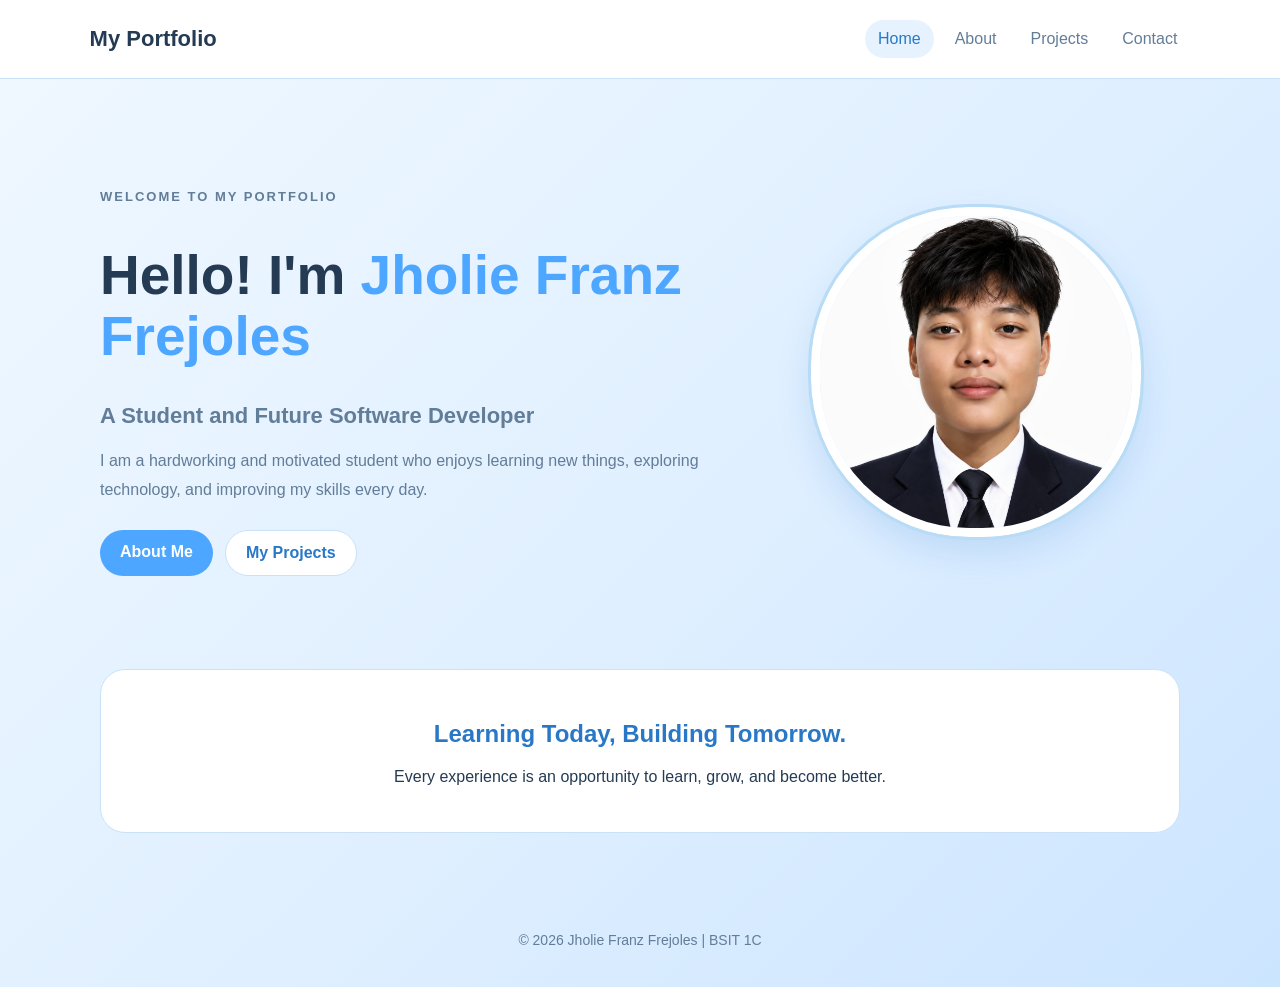
<file: index.html>
<!DOCTYPE html>
<html lang="en">
<head>
    <meta charset="UTF-8">
    <meta name="viewport" content="width=device-width, initial-scale=1.0">
    <title>Franz Portfolio</title>
    <link rel="stylesheet" href="style.css">
</head>
<body>

<header>
    <a href="index.html" class="logo">My Portfolio</a>

    <nav>
        <a class="active" href="index.html">Home</a>
        <a href="about.html">About</a>
        <a href="projects.html">Projects</a>
        <a href="contact.html">Contact</a>
    </nav>
</header>

<main class="hero">
    <div class="hero-text">
        <p class="eyebrow">WELCOME TO MY PORTFOLIO</p>

        <h1>Hello! I'm <span>Jholie Franz Frejoles</span></h1>

        <h2>A Student and Future Software Developer</h2>

        <p>
            I am a hardworking and motivated student who enjoys
            learning new things, exploring technology, and
            improving my skills every day.
        </p>

        <div class="buttons">
            <a href="about.html" class="btn">About Me</a>
            <a href="projects.html" class="btn light">My Projects</a>
        </div>
    </div>

    <div class="hero-image">
        <img src="Picture.jpg">

    </div>
</main>

<section class="welcome-card">
    <h2>Learning Today, Building Tomorrow.</h2>
    <p>
        Every experience is an opportunity to learn,
        grow, and become better.
    </p>
</section>

<footer>
    <p>© 2026 Jholie Franz Frejoles | BSIT 1C</p>
</footer>

</body>
</html>
</file>
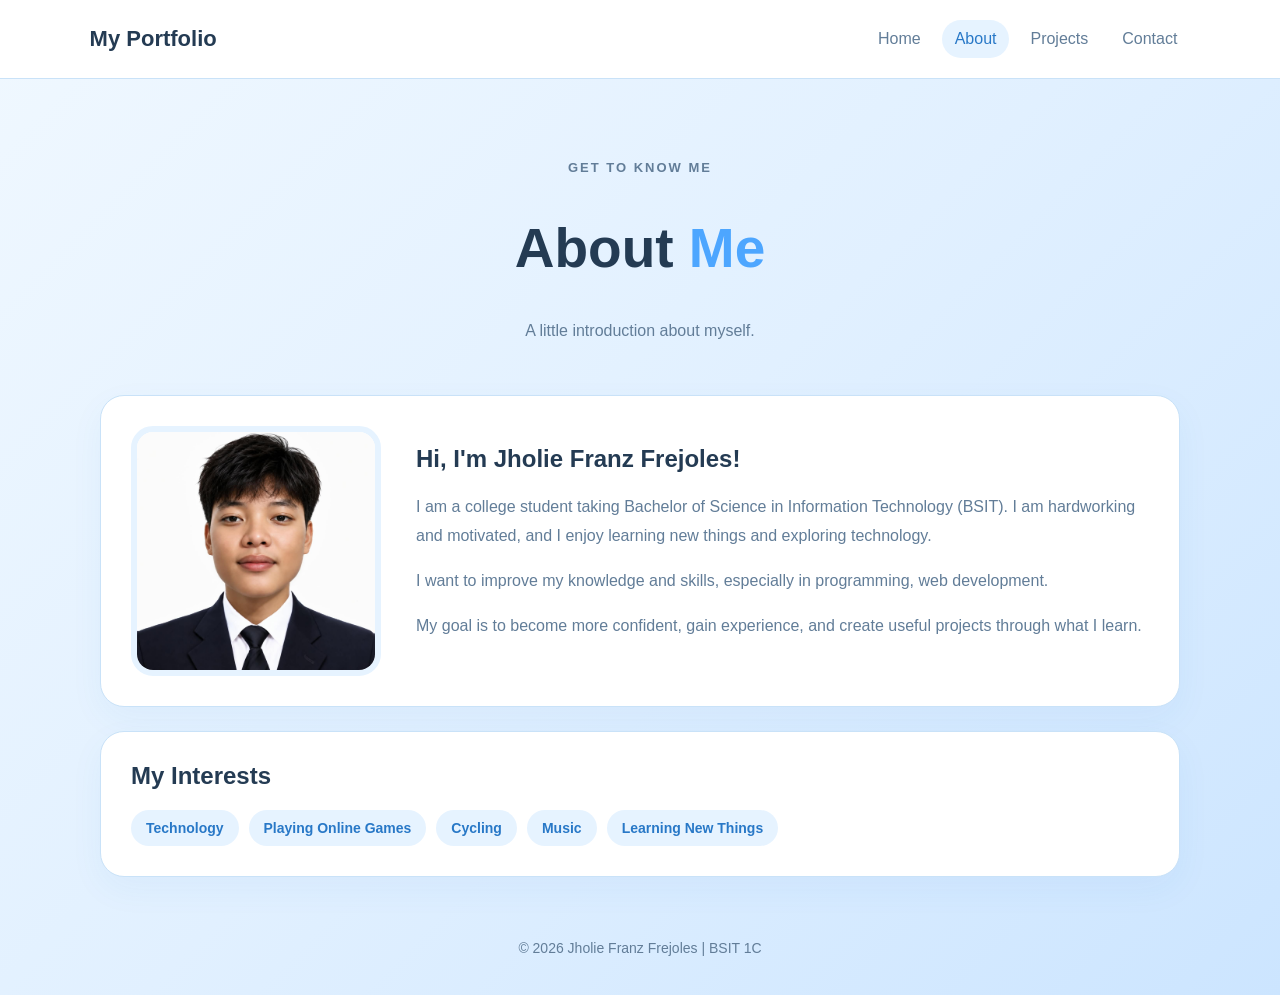
<file: about.html>
<!DOCTYPE html>
<html lang="en">
<head>
    <meta charset="UTF-8">
    <meta name="viewport" content="width=device-width, initial-scale=1.0">
    <title>Franz Portfolio</title>
    <link rel="stylesheet" href="style.css">
</head>
<body>

<header>
    <a href="index.html" class="logo">My Portfolio</a>

    <nav>
        <a href="index.html">Home</a>
        <a class="active" href="about.html">About</a>
        <a href="projects.html">Projects</a>
        <a href="contact.html">Contact</a>
    </nav>
</header>

<main class="container">

    <div class="page-heading">
        <p class="eyebrow">GET TO KNOW ME</p>
        <h1>About <span>Me</span></h1>
        <p>A little introduction about myself.</p>
    </div>

    <section class="content-card about-grid">

        <img src="Picture.jpg"
             class="about-photo">

        <div>
            <h2>Hi, I'm Jholie Franz Frejoles!</h2>

            <p>
                I am a college student taking Bachelor of
                Science in Information Technology (BSIT).
                I am hardworking and motivated, and I enjoy
                learning new things and exploring technology.
            </p>

            <p>
                I want to improve my knowledge and skills,
                especially in programming, web development.
            </p>

            <p>
                My goal is to become more confident,
                gain experience, and create useful projects
                through what I learn.
            </p>
        </div>

    </section>

    <section class="content-card">
        <h2>My Interests</h2>

        <div class="tags">
            <span>Technology</span>
            <span>Playing Online Games</span>
            <span>Cycling</span>
            <span>Music</span>
            <span>Learning New Things</span>
        </div>
    </section>

</main>

<footer>
    <p>© 2026 Jholie Franz Frejoles | BSIT 1C</p>
</footer>

</body>
</html>
</file>
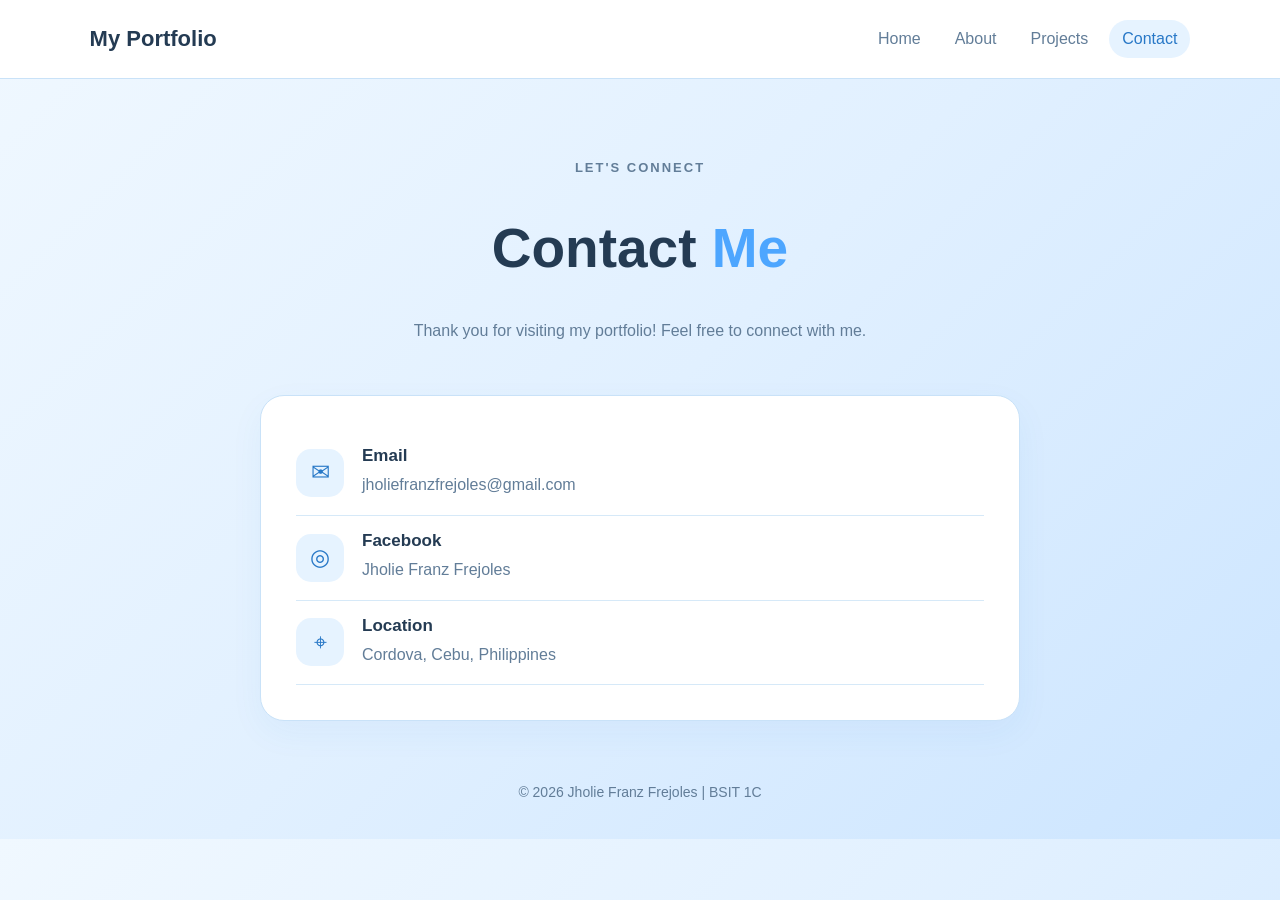
<file: contact.html>
<!DOCTYPE html>
<html lang="en">
<head>
    <meta charset="UTF-8">
    <meta name="viewport" content="width=device-width, initial-scale=1.0">
    <title>Franz Portfolio</title>
    <link rel="stylesheet" href="style.css">
</head>
<body>

<header>
    <a href="index.html" class="logo">My Portfolio</a>

    <nav>
        <a href="index.html">Home</a>
        <a href="about.html">About</a>
        <a href="projects.html">Projects</a>
        <a class="active" href="contact.html">Contact</a>
    </nav>
</header>

<main class="container contact-main">

    <div class="page-heading">
        <p class="eyebrow">LET'S CONNECT</p>
        <h1>Contact <span>Me</span></h1>
        <p>
            Thank you for visiting my portfolio!
            Feel free to connect with me.
        </p>
    </div>

    <section class="content-card contact-card">

        <div class="contact-item">
            <span>✉</span>
            <div>
                <h2>Email</h2>
                <p>jholiefranzfrejoles@gmail.com</p>
            </div>
        </div>

        <div class="contact-item">
            <span>◎</span>
            <div>
                <h2>Facebook</h2>
                <p>Jholie Franz Frejoles</p>
            </div>
        </div>

        <div class="contact-item">
            <span>⌖</span>
            <div>
                <h2>Location</h2>
                <p>Cordova, Cebu, Philippines</p>
            </div>
        </div>

    </section>

</main>

<footer>
    <p>© 2026 Jholie Franz Frejoles | BSIT 1C</p>
</footer>

</body>
</html>
</file>
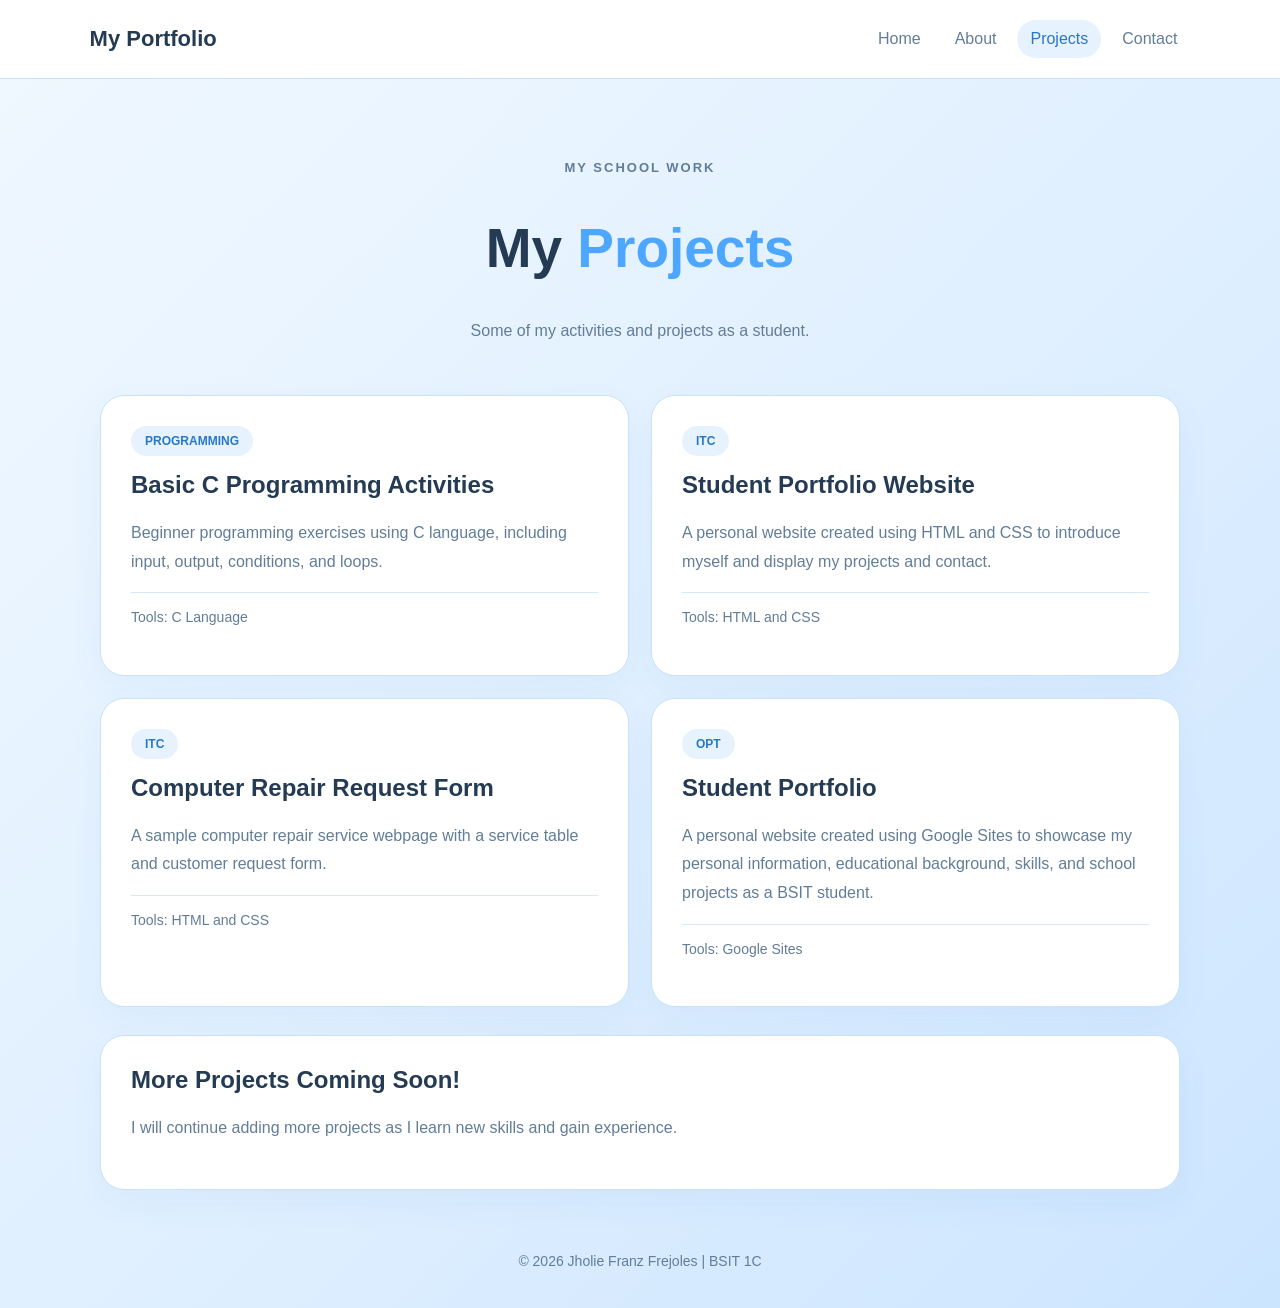
<file: projects.html>
<!DOCTYPE html>
<html lang="en">
<head>
    <meta charset="UTF-8">
    <meta name="viewport" content="width=device-width, initial-scale=1.0">
    <title>Franz Portfolio</title>
    <link rel="stylesheet" href="style.css">
</head>
<body>

<header>
    <a href="index.html" class="logo">My Portfolio</a>

    <nav>
        <a href="index.html">Home</a>
        <a href="about.html">About</a>
        <a class="active" href="projects.html">Projects</a>
        <a href="contact.html">Contact</a>
    </nav>
</header>

<main class="container">

    <div class="page-heading">
        <p class="eyebrow">MY SCHOOL WORK</p>
        <h1>My <span>Projects</span></h1>
        <p>Some of my activities and projects as a student.</p>
    </div>

    <section class="cards-grid">

        <div class="content-card">
            <span class="project-label">PROGRAMMING</span>
            <h2>Basic C Programming Activities</h2>
            <p>
                Beginner programming exercises using
                C language, including input, output,
                conditions, and loops.
            </p>
            <p class="project-meta">Tools: C Language</p>
        </div>

        <div class="content-card">
            <span class="project-label">ITC</span>
            <h2>Student Portfolio Website</h2>
            <p>
                A personal website created using HTML
                and CSS to introduce myself and display
                my projects and contact.
            </p>
            <p class="project-meta">Tools: HTML and CSS</p>
        </div>

        <div class="content-card">
            <span class="project-label">ITC</span>
            <h2>Computer Repair Request Form</h2>
            <p>
                A sample computer repair service
                webpage with a service table and
                customer request form.
            </p>
            <p class="project-meta">Tools: HTML and CSS</p>
        </div>

        <div class="content-card">
            <span class="project-label">OPT</span>
            <h2>Student Portfolio</h2>
            <p>
                A personal website created using Google Sites to showcase my
    personal information, educational background, skills, and
    school projects as a BSIT student.
            </p> 
            <p class="project-meta">Tools: Google Sites</p>
               </div>

    </section>

    <section class="content-card">
        <h2>More Projects Coming Soon!</h2>
        <p>
            I will continue adding more projects
            as I learn new skills and gain experience.
        </p>
    </section>

</main>

<footer>
    <p>© 2026 Jholie Franz Frejoles | BSIT 1C</p>
</footer>

</body>
</html>
</file>
<file: style.css>
/* GENERAL DESIGN */
:root {
    --blue: #4da6ff;
    --dark-blue: #2878c7;
    --light-blue: #e6f3ff;
    --text: #243b53;
    --gray: #627d98;
}

* {
    box-sizing: border-box;
}

body {
    margin: 0;
    font-family: Arial, sans-serif;
    color: var(--text);
    background: linear-gradient(
        135deg,
        #f0f8ff,
        #e1f0ff,
        #cce5ff
    );
}

/* HEADER AND NAVIGATION */
header {
    display: flex;
    justify-content: space-between;
    align-items: center;
    flex-wrap: wrap;
    padding: 20px 7%;
    background: white;
    border-bottom: 1px solid #c9e2f8;
    position: sticky;
    top: 0;
    z-index: 10;
}

.logo {
    text-decoration: none;
    color: var(--text);
    font-size: 22px;
    font-weight: bold;
}

.logo:hover {
    color: var(--blue);
}

nav {
    display: flex;
    flex-wrap: wrap;
    gap: 8px;
}

nav a {
    text-decoration: none;
    color: var(--gray);
    padding: 10px 13px;
    border-radius: 20px;
    transition: 0.3s;
}

nav a:hover,
nav a.active {
    background: var(--light-blue);
    color: var(--dark-blue);
}

/* HOME PAGE */
.hero {
    width: 86%;
    max-width: 1080px;
    min-height: 590px;
    margin: auto;
    display: grid;
    grid-template-columns: 1.2fr 0.8fr;
    align-items: center;
    gap: 60px;
    padding: 50px 0;
}

.eyebrow {
    color: var(--dark-blue);
    font-size: 13px;
    font-weight: bold;
    letter-spacing: 2px;
}

.hero h1 {
    font-size: 55px;
    line-height: 1.1;
}

.hero h1 span,
.page-heading h1 span {
    color: var(--blue);
}

.hero h2 {
    color: var(--gray);
    font-size: 22px;
}

.hero p {
    color: var(--gray);
    line-height: 1.8;
}

.hero-image {
    text-align: center;
}

.hero-image img {
    width: 100%;
    max-width: 330px;
    aspect-ratio: 1;
    object-fit: cover;
    border-radius: 48%;
    border: 9px solid white;
    outline: 3px solid #b8dcf5;
    box-shadow: 0 15px 35px #2878c729;
}

.hero-image p {
    color: var(--dark-blue);
}

/* BUTTONS */
.buttons {
    display: flex;
    flex-wrap: wrap;
    gap: 12px;
    margin-top: 25px;
}

.btn {
    display: inline-block;
    padding: 13px 20px;
    background: var(--blue);
    color: white;
    text-decoration: none;
    border-radius: 25px;
    font-weight: bold;
    transition: 0.3s;
}

.btn:hover {
    background: var(--dark-blue);
    transform: translateY(-3px);
}

.btn.light {
    background: white;
    color: var(--dark-blue);
    border: 1px solid #c9e2f8;
}

/* WELCOME CARD */
.welcome-card {
    width: 86%;
    max-width: 1080px;
    margin: 0 auto 60px;
    padding: 30px;
    text-align: center;
    background: white;
    border: 1px solid #c9e2f8;
    border-radius: 25px;
}

.welcome-card h2 {
    color: var(--dark-blue);
}

/* OTHER PAGES */
.container {
    width: 86%;
    max-width: 1080px;
    margin: auto;
}

.page-heading {
    text-align: center;
    padding: 65px 0 35px;
}

.page-heading h1 {
    font-size: 55px;
}

.page-heading p {
    color: var(--gray);
    line-height: 1.7;
}

/* CONTENT CARDS */
.content-card {
    background: white;
    border: 1px solid #c9e2f8;
    border-radius: 24px;
    padding: 30px;
    margin-bottom: 24px;
    box-shadow: 0 12px 35px #2878c70d;
}

.content-card h2 {
    margin-top: 0;
}

.content-card p {
    color: var(--gray);
    line-height: 1.8;
}

/* ABOUT PAGE */
.about-grid {
    display: grid;
    grid-template-columns: 250px 1fr;
    gap: 35px;
    align-items: center;
}

.about-photo {
    width: 100%;
    aspect-ratio: 1;
    object-fit: cover;
    border-radius: 22px;
    border: 6px solid var(--light-blue);
}

/* INTEREST TAGS */
.tags {
    display: flex;
    flex-wrap: wrap;
    gap: 10px;
}

.tags span {
    background: var(--light-blue);
    color: var(--dark-blue);
    padding: 10px 15px;
    border-radius: 20px;
    font-size: 14px;
    font-weight: bold;
}

/* SKILLS AND PROJECTS */
.cards-grid {
    display: grid;
    grid-template-columns: repeat(2, 1fr);
    gap: 22px;
    margin-bottom: 28px;
}

.cards-grid .content-card {
    margin: 0;
}

.icon {
    width: 48px;
    height: 48px;
    display: grid;
    place-items: center;
    background: var(--light-blue);
    color: var(--dark-blue);
    border-radius: 15px;
    font-size: 24px;
    margin-bottom: 18px;
}

.project-label {
    display: inline-block;
    background: var(--light-blue);
    color: var(--dark-blue);
    padding: 8px 14px;
    border-radius: 20px;
    font-size: 12px;
    font-weight: bold;
    margin-bottom: 15px;
}

.project-meta {
    border-top: 1px solid #d6e9f8;
    padding-top: 12px;
    font-size: 14px;
}

/* CONTACT PAGE */
.contact-main {
    max-width: 760px;
}

.contact-card {
    padding: 35px;
}

.contact-item {
    display: flex;
    align-items: center;
    gap: 18px;
    padding: 15px 0;
    border-bottom: 1px solid #d6e9f8;
}

.contact-item span {
    display: grid;
    place-items: center;
    width: 48px;
    height: 48px;
    flex-shrink: 0;
    background: var(--light-blue);
    color: var(--dark-blue);
    border-radius: 15px;
    font-size: 23px;
}

.contact-item h2 {
    font-size: 17px;
    margin: 0;
}

.contact-item p {
    margin: 5px 0 0;
}

/* FOOTER */
footer {
    text-align: center;
    padding: 25px;
    color: var(--gray);
    font-size: 14px;
}

/* RESPONSIVE DESIGN */
@media (max-width: 760px) {

    header {
        flex-direction: column;
        gap: 15px;
    }

    nav {
        justify-content: center;
    }

    nav a {
        padding: 8px 10px;
        font-size: 13px;
    }

    .hero {
        grid-template-columns: 1fr;
        text-align: center;
        gap: 30px;
    }

    .hero-image img {
        max-width: 245px;
    }

    .buttons {
        justify-content: center;
    }

    .about-grid,
    .cards-grid {
        grid-template-columns: 1fr;
    }

    .about-photo {
        max-width: 230px;
        margin: auto;
    }

    .hero h1,
    .page-heading h1 {
        font-size: 38px;
    }
}
</file>
